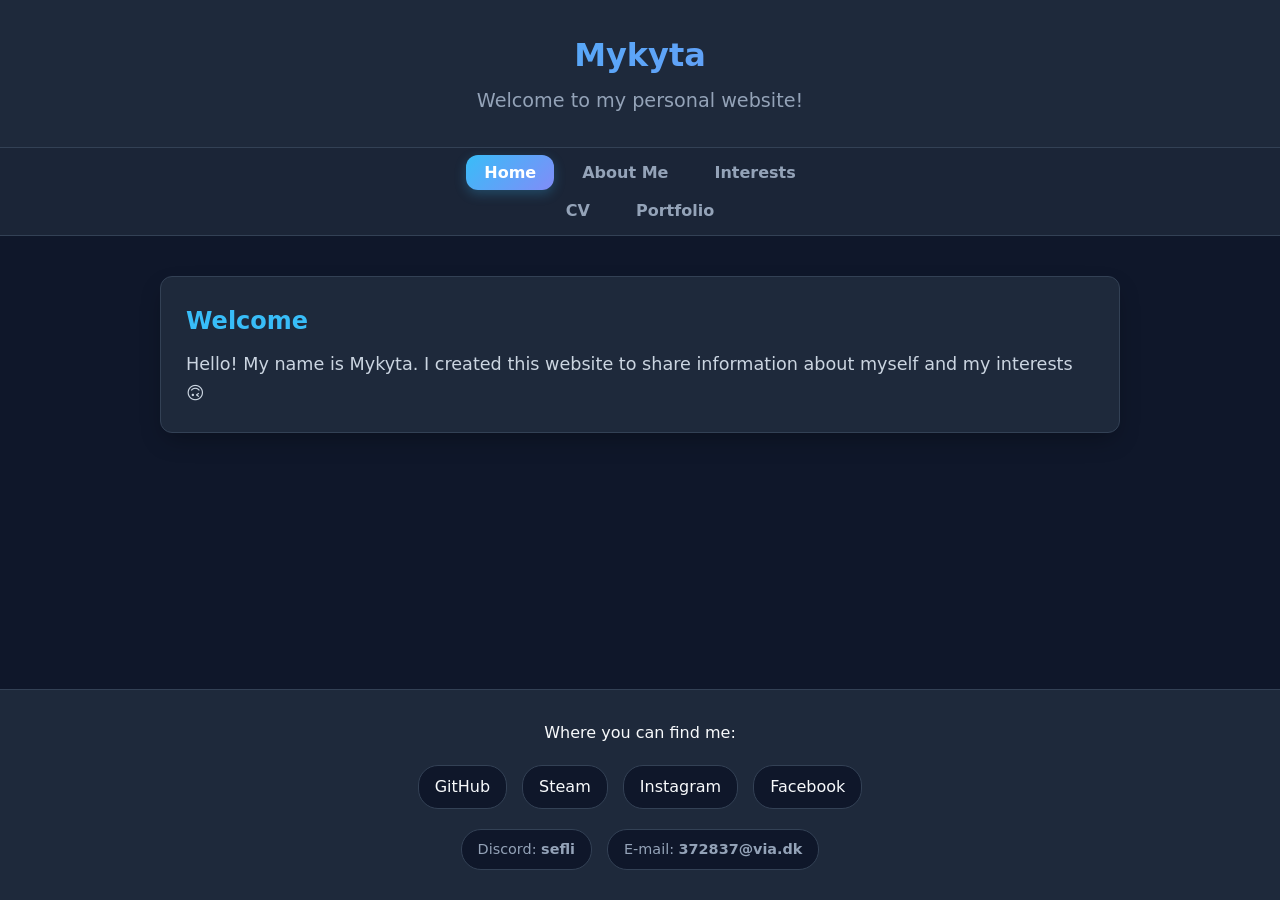
<file: index.html>
<!DOCTYPE html>
<html lang="en">
<head>
    <meta charset="UTF-8">
    <meta name="viewport" content="width=device-width, initial-scale=1.0">
    <title>Home Page - Mykyta</title>
    <link rel="stylesheet" href="style.css">
</head>
<body>

    <header>
        <h1>Mykyta</h1>
        <p>Welcome to my personal website!</p>
    </header>

    <nav>
        <ul class="nav_row">
            <li><a href="index.html" class="active">Home</a></li>
            <li><a href="about.html">About Me</a></li>
            <li><a href="interests.html">Interests</a></li>
        </ul>
        <ul class="nav_row">
            <li><a href="cv.html">CV</a></li>
            <li><a href="portfolio.html">Portfolio</a></li>
        </ul>
    </nav>

    <main>
        <div class="for_grid">
            <section class="text_part">
                <h2>Welcome</h2>
                <p>Hello! My name is Mykyta. I created this website to share information about myself and my interests 🙃</p>
            </section>
        </div>
    </main>

    <footer>
        <div class="footer-content">
            <p>Where you can find me:</p>
            <div class="social-links">
                <a href="https://github.com/topchikmopchik2007-creator" target="_blank">GitHub</a>
                <a href="https://steamcommunity.com/profiles/76561198999918788/" target="_blank">Steam</a>
                <a href="https://www.instagram.com/mykytaaa_?stkn=dWtzaXhja29zejNl&utm_source=ig_contact_invite" target="_blank">Instagram</a>
                <a href="https://www.facebook.com/share/19NUxaGEGt/?mibextid=wwXIfr" target="_blank">Facebook</a>
            </div>
            <div class="contact-info">
                <span>Discord: <strong>sefli</strong></span>
                <span>E-mail: <strong>372837@via.dk</strong></span>
            </div>
        </div>
    </footer>

</body>
</html>
</file>
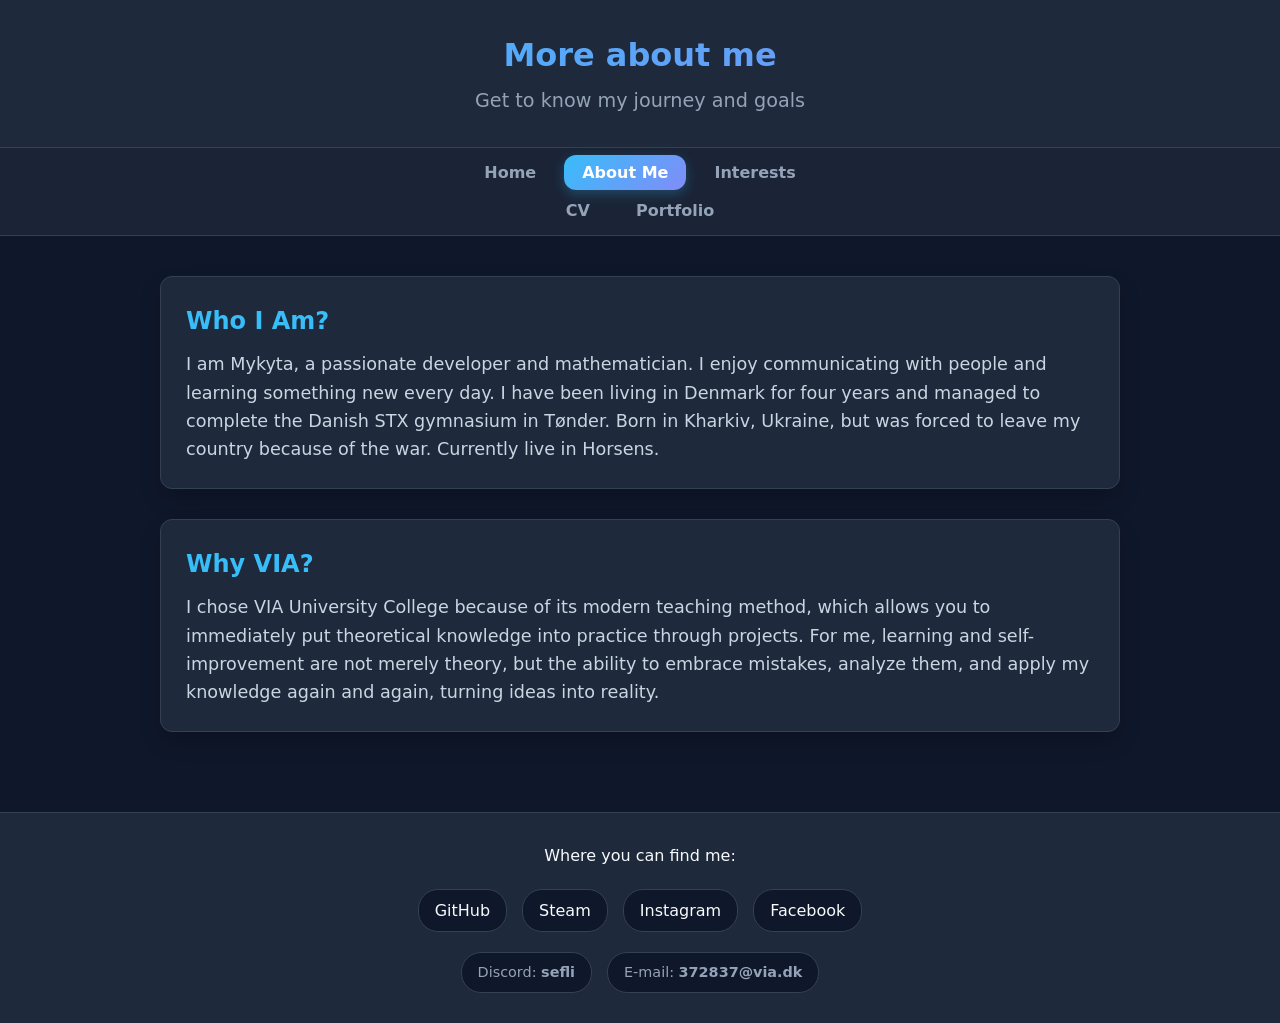
<file: about.html>
<!DOCTYPE html>
<html lang="en">
<head>
    <meta charset="UTF-8">
    <meta name="viewport" content="width=device-width, initial-scale=1.0">
    <title>About Me - Mykyta</title>
    <link rel="stylesheet" href="style.css">
</head>
<body>

    <header>
        <h1>More about me</h1>
        <p>Get to know my journey and goals</p>
    </header>

    <nav>
        <ul class="nav_row">
            <li><a href="index.html">Home</a></li>
            <li><a href="about.html" class="active">About Me</a></li>
            <li><a href="interests.html">Interests</a></li>
        </ul>
        <ul class="nav_row">
            <li><a href="cv.html">CV</a></li>
            <li><a href="portfolio.html">Portfolio</a></li>
        </ul>
    </nav>

    <main>
        <div class="for_grid">
            <section class="text_part">
                <h2>Who I Am?</h2>
                <p>I am Mykyta, a passionate developer and mathematician. I enjoy communicating with people and learning something new every day. I have been living in Denmark for four years and managed to complete the Danish STX gymnasium in Tønder. Born in Kharkiv, Ukraine, but was forced to leave my country because of the war. Currently live in Horsens.</p>
            </section>

            <article class="text_part">
                <h2>Why VIA?</h2>
                <p>I chose VIA University College because of its modern teaching method, which allows you to immediately put theoretical knowledge into practice through projects. For me, learning and self-improvement are not merely theory, but the ability to embrace mistakes, analyze them, and apply my knowledge again and again, turning ideas into reality.</p>
            </article>
        </div>
    </main>

    <footer>
        <div class="footer-content">
            <p>Where you can find me:</p>
            <div class="social-links">
                <a href="https://github.com/topchikmopchik2007-creator" target="_blank">GitHub</a>
                <a href="https://steamcommunity.com/profiles/76561198999918788/" target="_blank">Steam</a>
                <a href="https://www.instagram.com/mykytaaa_?stkn=dWtzaXhja29zejNl&utm_source=ig_contact_invite" target="_blank">Instagram</a>
                <a href="https://www.facebook.com/share/19NUxaGEGt/?mibextid=wwXIfr" target="_blank">Facebook</a>
            </div>
            <div class="contact-info">
                <span>Discord: <strong>sefli</strong></span>
                <span>E-mail: <strong>372837@via.dk</strong></span>
            </div>
        </div>
    </footer>

</body>
</html>
</file>
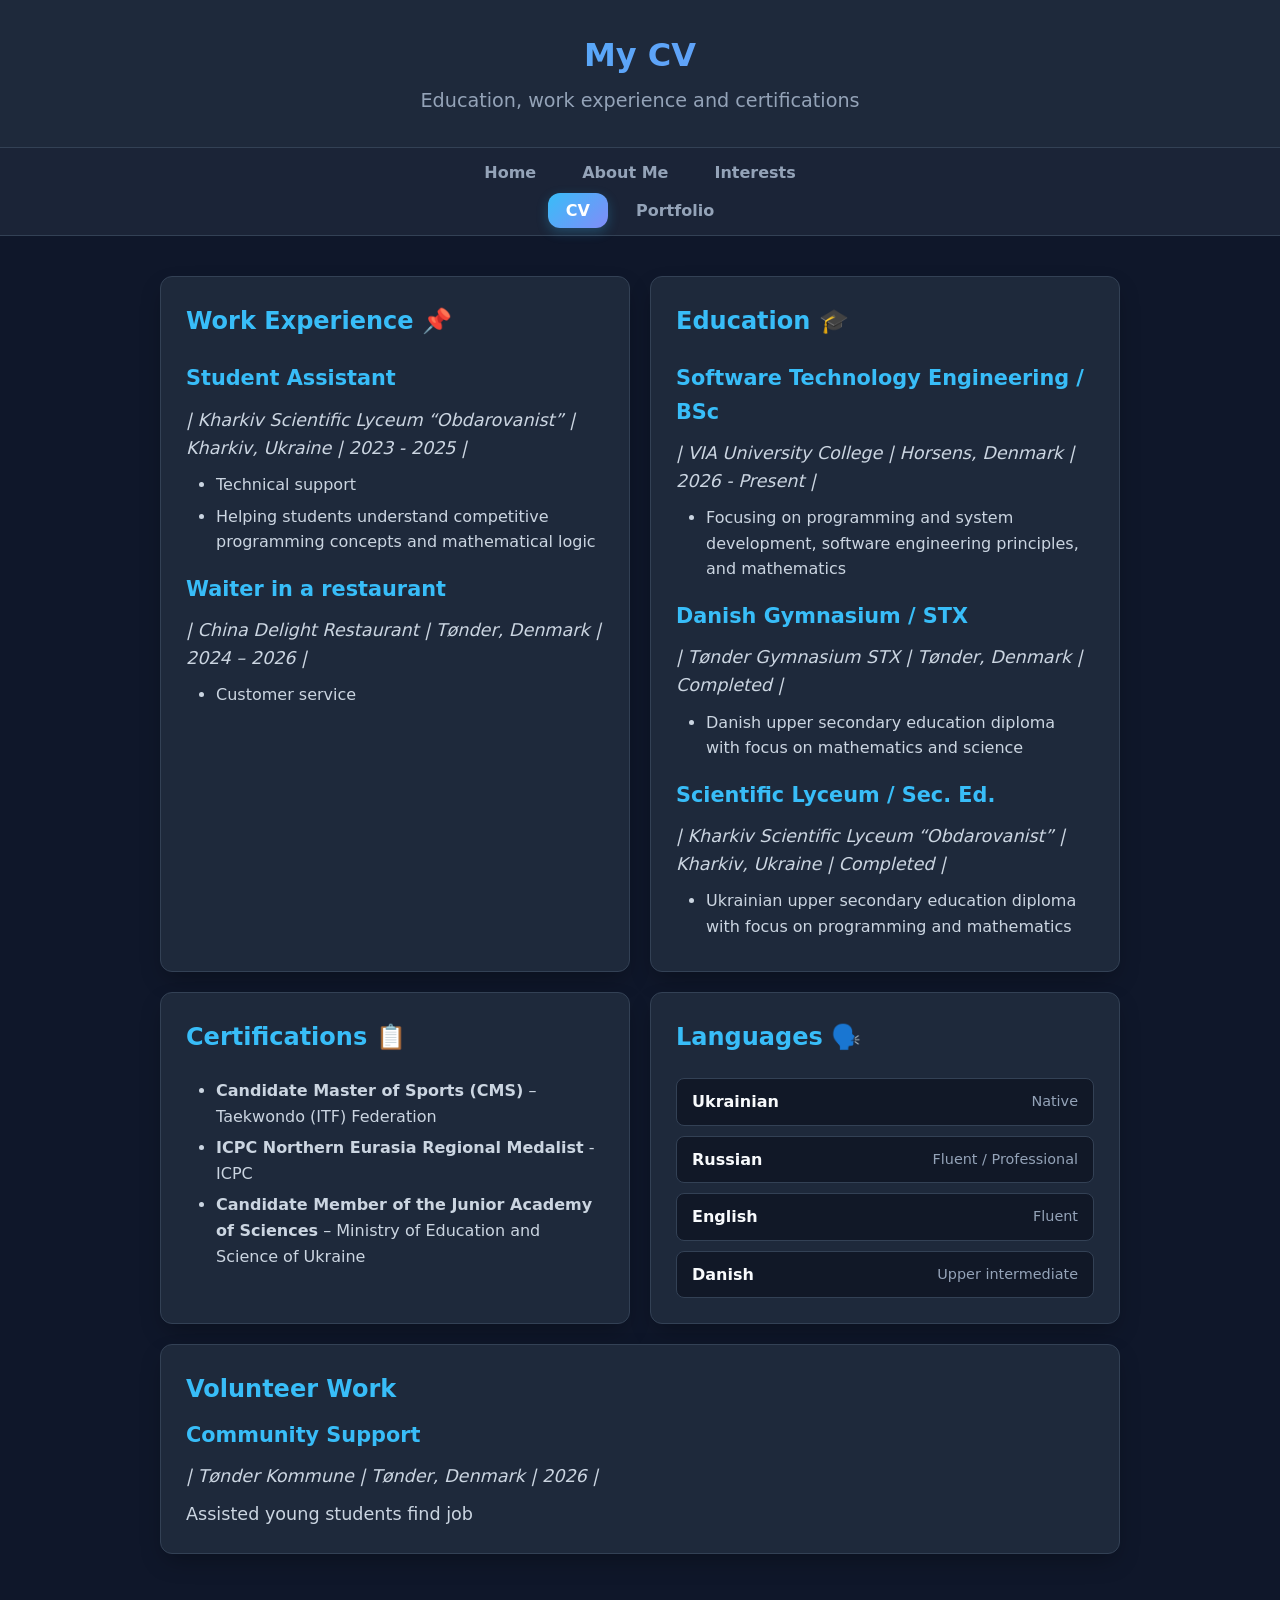
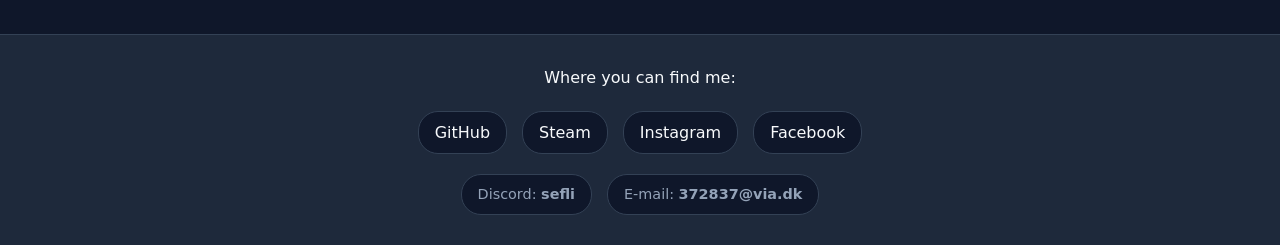
<file: cv.html>
<!DOCTYPE html>
<html lang="en">
<head>
    <meta charset="UTF-8">
    <meta name="viewport" content="width=device-width, initial-scale=1.0">
    <title>CV - Mykyta</title>
    <link rel="stylesheet" href="style.css">
</head>
<body>

    <header>
        <h1>My CV</h1>
        <p>Education, work experience and certifications</p>
    </header>

    <nav>
        <ul class="nav_row">
            <li><a href="index.html">Home</a></li>
            <li><a href="about.html">About Me</a></li>
            <li><a href="interests.html">Interests</a></li>
        </ul>
        <ul class="nav_row">
            <li><a href="cv.html" class="active">CV</a></li>
            <li><a href="portfolio.html">Portfolio</a></li>
        </ul>
    </nav>

    <main>
        <div class="cv_grid">
            <section class="text_part cv_sec">
                <h2>Work Experience 📌</h2>
                <div class="cv_HL">
                    <h3>Student Assistant</h3>
                    <p class="cv_cap">| Kharkiv Scientific Lyceum “Obdarovanist” | Kharkiv, Ukraine | 2023 - 2025 |</p>
                    <ul>
                        <li>Technical support</li>
                        <li>Helping students understand competitive programming concepts and mathematical logic</li>
                    </ul>
                </div>
                <div class="cv_HL">
                    <h3>Waiter in a restaurant</h3>
                    <p class="cv_cap">| China Delight Restaurant | Tønder, Denmark | 2024 – 2026 |</p>
                    <ul>
                        <li>Customer service</li>
                    </ul>
                </div>
            </section>

            <section class="text_part cv_sec">
                <h2>Education 🎓</h2>
                <div class="cv_HL">
                    <h3>Software Technology Engineering / BSc</h3>
                    <p class="cv_cap">| VIA University College | Horsens, Denmark | 2026 - Present |</p>
                    <ul>
                        <li>Focusing on programming and system development, software engineering principles, and mathematics</li>
                    </ul>
                </div>
                <div class="cv_HL">
                    <h3>Danish Gymnasium / STX</h3>
                    <p class="cv_cap">| Tønder Gymnasium STX | Tønder, Denmark | Completed |</p>
                    <ul>
                        <li>Danish upper secondary education diploma with focus on mathematics and science</li>
                    </ul>
                </div>
                <div class="cv_HL">
                    <h3>Scientific Lyceum / Sec. Ed.</h3>
                    <p class="cv_cap">| Kharkiv Scientific Lyceum “Obdarovanist” | Kharkiv, Ukraine | Completed |</p>
                    <ul>
                        <li>Ukrainian upper secondary education diploma with focus on programming and mathematics</li>
                    </ul>
                </div>
            </section>

            <section class="text_part cv_sec">
                <h2>Certifications 📋</h2>
                <ul class="cv_list">
                    <li><strong>Candidate Master of Sports (CMS)</strong> – Taekwondo (ITF) Federation</li>
                    <li><strong>ICPC Northern Eurasia Regional Medalist</strong> - ICPC</li>
                    <li><strong>Candidate Member of the Junior Academy of Sciences</strong> – Ministry of Education and Science of Ukraine</li>
                </ul>
            </section>

            <section class="text_part cv_sec">
                <h2>Languages 🗣️</h2>
                <div class="lang_grid">
                    <div class="lang-card">
                        <strong>Ukrainian</strong>
                        <span>Native</span>
                    </div>
                    <div class="lang-card">
                        <strong>Russian</strong>
                        <span>Fluent / Professional</span>
                    </div>
                    <div class="lang-card">
                        <strong>English</strong>
                        <span>Fluent</span>
                    </div>
                    <div class="lang-card">
                        <strong>Danish</strong>
                        <span>Upper intermediate</span>
                    </div>
                </div>
            </section>

            <section class="text_part cv_sec_last">
                <h2>Volunteer Work</h2>
                <div class="cv_HL">
                    <h3>Community Support</h3>
                    <p class="cv_cap">| Tønder Kommune | Tønder, Denmark | 2026 |</p>
                    <p>Assisted young students find job</p>
                </div>
            </section>

        </div>
    </main>

    <footer>
        <div class="footer-content">
            <p>Where you can find me:</p>
            <div class="social-links">
                <a href="https://github.com/topchikmopchik2007-creator" target="_blank">GitHub</a>
                <a href="https://steamcommunity.com/profiles/76561198999918788/" target="_blank">Steam</a>
                <a href="https://www.instagram.com/mykytaaa_?stkn=dWtzaXhja29zejNl&utm_source=ig_contact_invite" target="_blank">Instagram</a>
                <a href="https://www.facebook.com/share/19NUxaGEGt/?mibextid=wwXIfr" target="_blank">Facebook</a>
            </div>
            <div class="contact-info">
                <span>Discord: <strong>sefli</strong></span>
                <span>E-mail: <strong>372837@via.dk</strong></span>
            </div>
        </div>
    </footer>

</body>
</html>
</file>
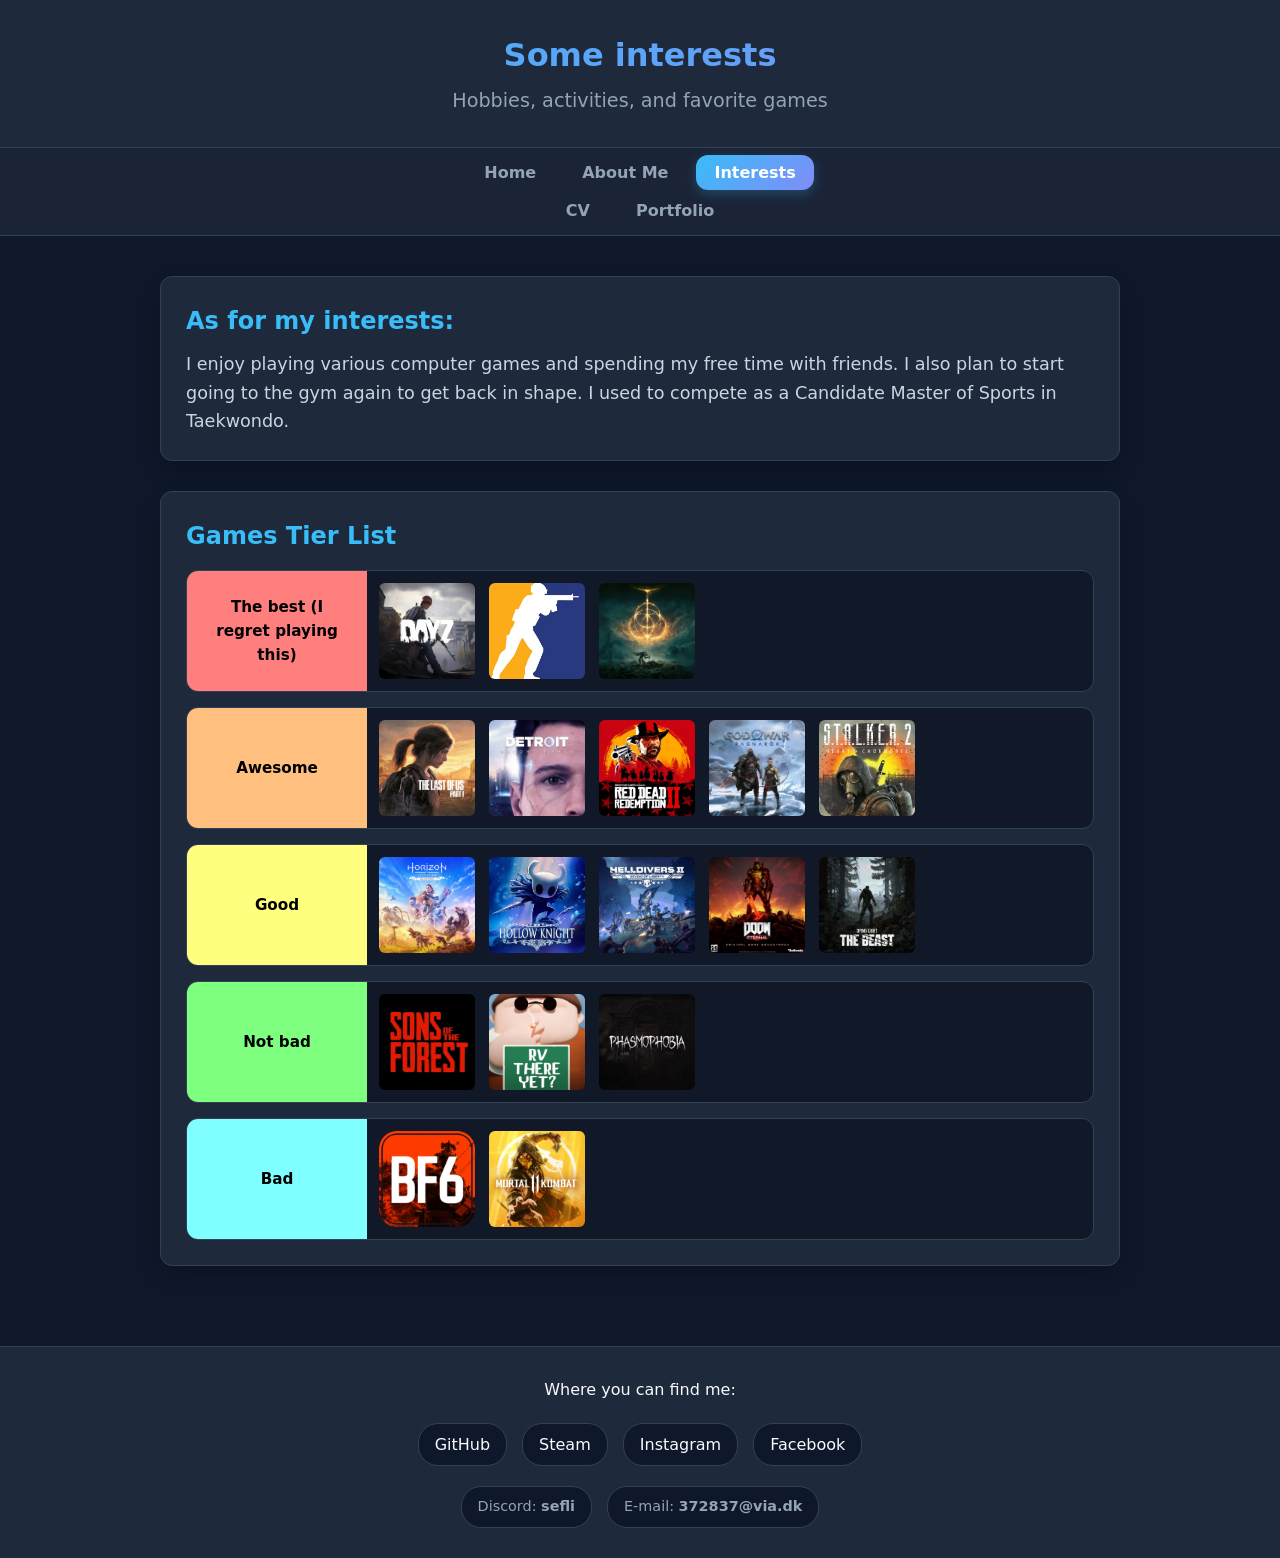
<file: interests.html>
<!DOCTYPE html>
<html lang="en">
<head>
    <meta charset="UTF-8">
    <meta name="viewport" content="width=device-width, initial-scale=1.0">
    <title>Interests - Mykyta</title>
    <link rel="stylesheet" href="style.css">
</head>
<body>

    <header>
        <h1>Some interests</h1>
        <p>Hobbies, activities, and favorite games</p>
    </header>

    <nav>
        <ul class="nav_row">
            <li><a href="index.html">Home</a></li>
            <li><a href="about.html">About Me</a></li>
            <li><a href="interests.html" class="active">Interests</a></li>
        </ul>
        <ul class="nav_row">
            <li><a href="cv.html">CV</a></li>
            <li><a href="portfolio.html">Portfolio</a></li>
        </ul>
    </nav>

    <main>
        <div class="for_grid">
            <section class="text_part">
                <h2>As for my interests:</h2>
                <p>I enjoy playing various computer games and spending my free time with friends. I also plan to start going to the gym again to get back in shape. I used to compete as a Candidate Master of Sports in Taekwondo.</p>
            </section>

            <article class="text_part">
                <h3>Games Tier List</h3>
                
                <div class="t-list">
                    
                    <div class="list-row">
                        <div class="list-label t_s">The best (I regret playing this)</div>
                        <div class="items">
                            <img src="images/dayz-logo.avif" alt="DayZ">
                            <img src="images/Cs2-icon.jpg" alt="CS2">
                            <img src="images/0cf3631c283b4879e297fc213535dc12.ico" alt="Elden Ring">
                        </div>
                    </div>

                    <div class="list-row">
                        <div class="list-label t_a">Awesome</div>
                        <div class="items">
                            <img src="images/eEczyEMDd2BLa3dtkGJVE9Id.png.webp" alt="TLOU">
                            <img src="images/images.jpeg" alt="Detroit">
                            <img src="images/icon0.png.avif" alt="RDR">
                            <img src="images/god-of-war-ragnarok-store-art-01-10sep21$en.webp" alt="God of War">
                            <img src="images/images-3.jpeg" alt="STALKER2">
                        </div>
                    </div>

                    <div class="list-row">
                        <div class="list-label t_b">Good</div>
                        <div class="items">
                            <img src="images/16b33fa9a5c7285ba86a035b4a1c5f8eb430b407eae35ffd.png.avif" alt="HorizonZD">
                            <img src="images/images11.jpeg" alt="Hollow Knight">
                            <img src="images/6d1f643eec5087e543287e54a123277ec3bcda956d5d5158.png.avif" alt="Helldivers2">
                            <img src="images/artworks-NyiO5PY1HlnIHOFg-Tc1b2g-t500x500.jpg" alt="Doom">
                            <img src="images/1x1-dying-light-the-beast-key-visual-2160x2160-1724277248219.png.webp" alt="Dying LightTB">
                        </div>
                    </div>

                    <div class="list-row">
                        <div class="list-label t_c">Not bad</div>
                        <div class="items">
                            <img src="images/images-5.jpeg" alt="SOTF">
                            <img src="images/rv-there-yet-button-1761920862091.jpg.webp" alt="RVThereYet">
                            <img src="images/9ec3be8acd540e2f84e7362cb492e8d53b93e8a7bea4cd5f.png.avif" alt="Phasmophobia">
                        </div>
                    </div>

                    <div class="list-row">
                        <div class="list-label t_d">Bad</div>
                        <div class="items">
                            <img src="images/256x256.png" alt="BF6">
                            <img src="images/Mk11coverart.webp" alt="MK11">
                        </div>
                    </div>
                </div>
            </article>
        </div>
    </main>

    <footer>
        <div class="footer-content">
            <p>Where you can find me:</p>
            <div class="social-links">
                <a href="https://github.com/topchikmopchik2007-creator" target="_blank">GitHub</a>
                <a href="https://steamcommunity.com/profiles/76561198999918788/" target="_blank">Steam</a>
                <a href="https://www.instagram.com/mykytaaa_?stkn=dWtzaXhja29zejNl&utm_source=ig_contact_invite" target="_blank">Instagram</a>
                <a href="https://www.facebook.com/share/19NUxaGEGt/?mibextid=wwXIfr" target="_blank">Facebook</a>
            </div>
            <div class="contact-info">
                <span>Discord: <strong>sefli</strong></span>
                <span>E-mail: <strong>372837@via.dk</strong></span>
            </div>
        </div>
    </footer>

</body>
</html>
</file>
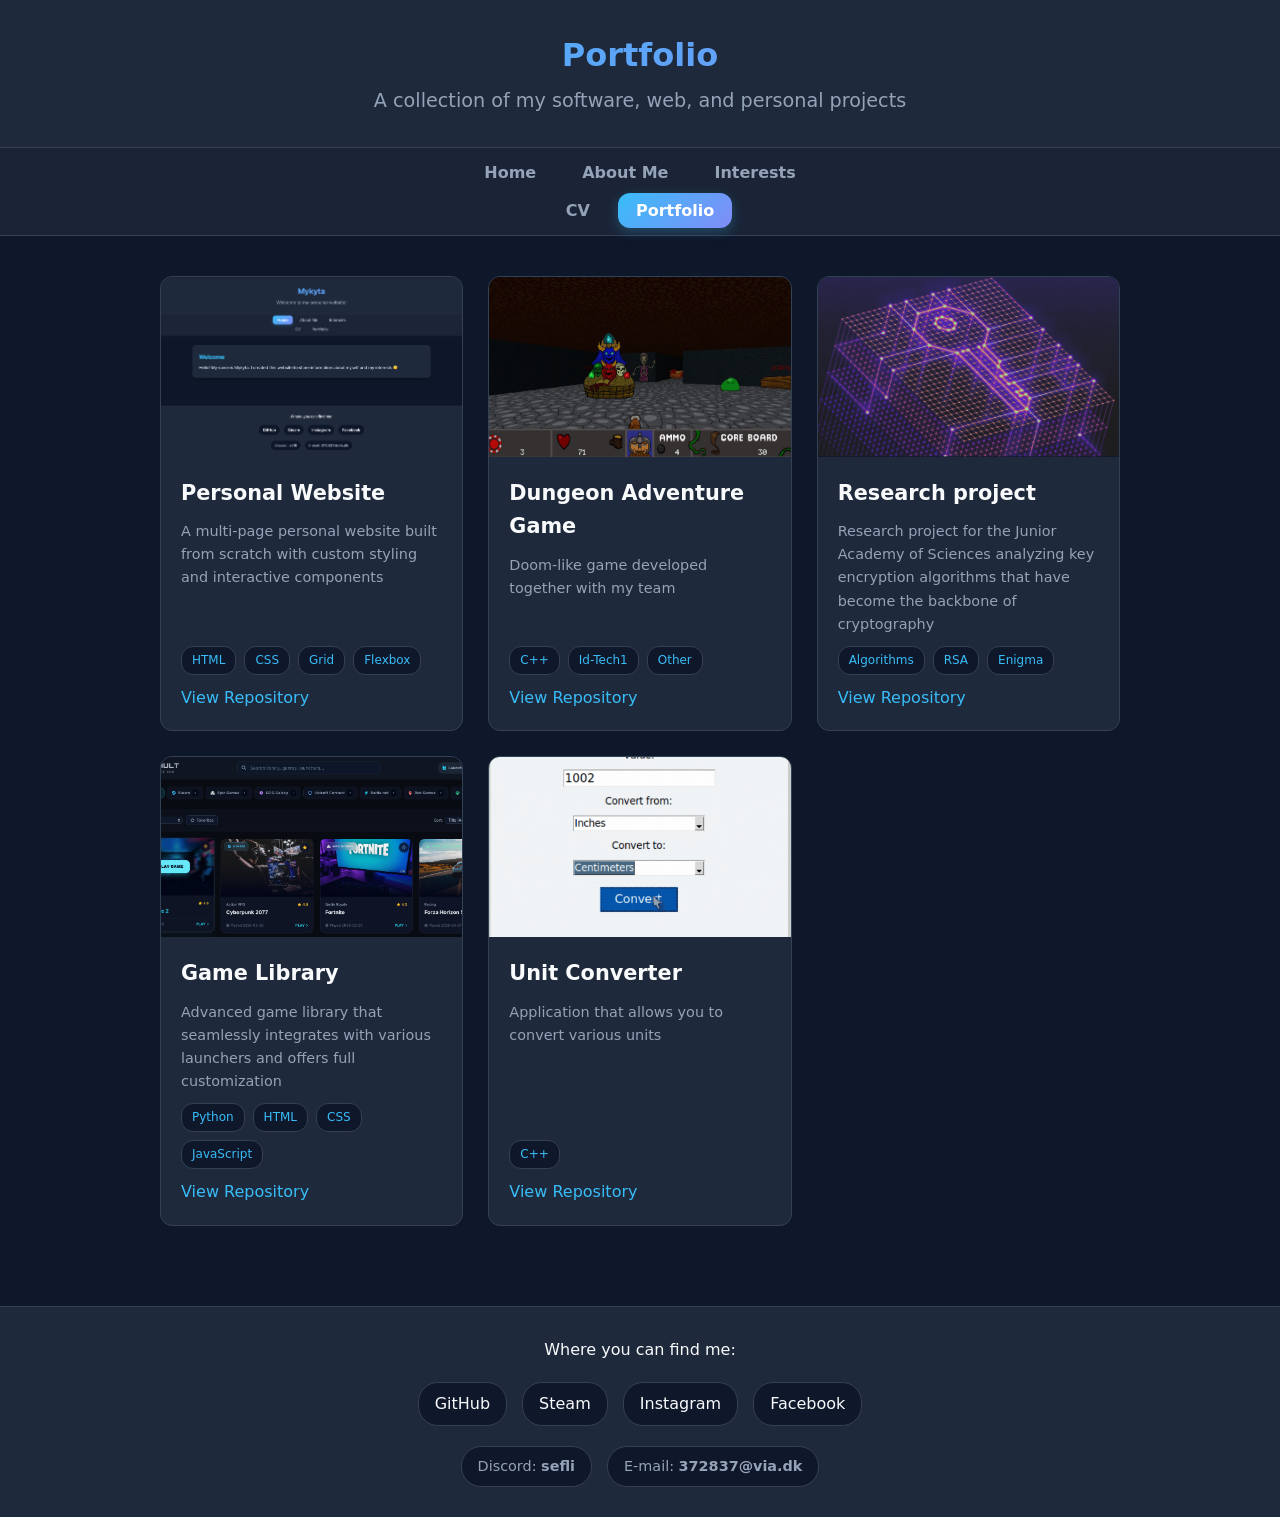
<file: portfolio.html>
<!DOCTYPE html>
<html lang="en">
<head>
    <meta charset="UTF-8">
    <meta name="viewport" content="width=device-width, initial-scale=1.0">
    <title>Portfolio - Mykyta</title>
    <link rel="stylesheet" href="style.css">
</head>
<body>

    <header>
        <h1>Portfolio</h1>
        <p>A collection of my software, web, and personal projects</p>
    </header>

    <nav>
        <ul class="nav_row">
            <li><a href="index.html">Home</a></li>
            <li><a href="about.html">About Me</a></li>
            <li><a href="interests.html">Interests</a></li>
        </ul>
        <ul class="nav_row">
            <li><a href="cv.html">CV</a></li>
            <li><a href="portfolio.html" class="active">Portfolio</a></li>
        </ul>
    </nav>

    <main>
        <div class="portfolio_grid">
            <article class="project-card">
                <div class="project-image">
                    <img src="images/PersonalWebsite.png" alt="Website">
                </div>
                <div class="project-cont">
                    <h3>Personal Website</h3>
                    <p>A multi-page personal website built from scratch with custom styling and interactive components</p>
                    <div class="spec_list">
                        <span>HTML</span>
                        <span>CSS</span>
                        <span>Grid</span>
                        <span>Flexbox</span>
                    </div>
                    <a href="https://github.com/topchikmopchik2007-creator" class="project-link" target="_blank">View Repository</a>
                </div>
            </article>

            <article class="project-card">
                <div class="project-image">
                    <img src="images/DungeonAdventure.png" alt="MyGame">
                </div>
                <div class="project-cont">
                    <h3>Dungeon Adventure Game</h3>
                    <p>Doom-like game developed together with my team</p>
                    <div class="spec_list">
                        <span>C++</span>
                        <span>Id-Tech1</span>
                        <span>Other</span>
                    </div>
                    <a href="https://github.com/topchikmopchik2007-creator" class="project-link">View Repository</a>
                </div>
            </article>

            <article class="project-card">
                <div class="project-image">
                    <img src="images/project.png" alt="MyProject">
                </div>
                <div class="project-cont">
                    <h3>Research project</h3>
                    <p>Research project for the Junior Academy of Sciences analyzing key encryption algorithms that have become the backbone of cryptography</p>
                    <div class="spec_list">
                        <span>Algorithms</span>
                        <span>RSA</span>
                        <span>Enigma</span>
                    </div>
                    <a href="https://github.com/topchikmopchik2007-creator" class="project-link" target="_blank">View Repository</a>
                </div>
            </article>

            <article class="project-card">
                <div class="project-image">
                    <img src="images/GameLibrary.png" alt="GameLibrary">
                </div>
                <div class="project-cont">
                    <h3>Game Library</h3>
                    <p>Advanced game library that seamlessly integrates with various launchers and offers full customization</p>
                    <div class="spec_list">
                        <span>Python</span>
                        <span>HTML</span>
                        <span>CSS</span>
                        <span>JavaScript</span>
                    </div>
                    <a href="https://github.com/topchikmopchik2007-creator" class="project-link" target="_blank">View Repository</a>
                </div>
            </article>

            <article class="project-card">
                <div class="project-image">
                    <img src="images/UnitConverter.png" alt="UnitConverter">
                </div>
                <div class="project-cont">
                    <h3>Unit Converter</h3>
                    <p>Application that allows you to convert various units</p>
                    <div class="spec_list">
                        <span>C++</span>
                    </div>
                    <a href="https://github.com/topchikmopchik2007-creator" class="project-link" target="_blank">View Repository</a>
                </div>
            </article>

        </div>
    </main>

    <footer>
        <div class="footer-content">
            <p>Where you can find me:</p>
            <div class="social-links">
                <a href="https://github.com/topchikmopchik2007-creator" target="_blank">GitHub</a>
                <a href="https://steamcommunity.com/profiles/76561198999918788/" target="_blank">Steam</a>
                <a href="https://www.instagram.com/mykytaaa_?stkn=dWtzaXhja29zejNl&utm_source=ig_contact_invite" target="_blank">Instagram</a>
                <a href="https://www.facebook.com/share/19NUxaGEGt/?mibextid=wwXIfr" target="_blank">Facebook</a>
            </div>
            <div class="contact-info">
                <span>Discord: <strong>sefli</strong></span>
                <span>E-mail: <strong>372837@via.dk</strong></span>
            </div>
        </div>
    </footer>

</body>
</html>
</file>
<file: style.css>
:root {
    --bg-color: #0f172a;
    --card-bg: #1e293b;
    --card-border: #334155;
    --text-primary: #f8fafc;
    --text-secondary: #94a3b8; 
    --accent-color: #38bdf8;
    --accent-hover: #7dd3fc;
    --accent-gradient: linear-gradient(135deg, #38bdf8 0%, #818cf8 100%);
    --radius: 12px;
}

* {
    box-sizing: border-box;
    margin: 0;
    padding: 0;
}

body {
    font-family: system-ui, 'Segoe UI', Roboto, sans-serif;
    background-color: var(--bg-color);
    color: var(--text-primary);
    line-height: 1.6;
    display: grid;
    grid-template-rows: auto auto 1fr auto;
    min-height: 100vh;
}

header {
    background-color: var(--card-bg);
    padding: 30px;
    text-align: center;
    border-bottom: 1px solid var(--card-border);
}

header h1 {
    font-size: 2rem;
    background: var(--accent-gradient);
    background-clip: text;
    -webkit-text-fill-color: transparent;
    margin-bottom: 5px;
}

header p {
    color: var(--text-secondary);
    font-size: 1.2rem;
}

nav {
    background-color: rgba(30, 41, 59, 0.8);
    position: sticky;
    top: 0;
    z-index: 10;
    border-bottom: 1px solid var(--card-border);
    flex-direction: column;
    display: flex;
    flex-direction: column;
    align-items: center;
    gap: 12px;
    padding: 12px;
}

nav ul.nav_row {
    display: flex;
    justify-content: center;
    align-items: center;
    gap: 10px;
    list-style: none;
    padding: 0px;
    margin: 0px;
}

nav a {
    color: var(--text-secondary);
    text-decoration: none;
    font-weight: 600;
    padding: 8px 18px;
    border-radius: var(--radius);
}

nav a:hover {
    color: var(--text-primary);
    background-color: rgba(255, 255, 255, 0.05);
}

nav a.active {
    color: #fff;
    background: var(--accent-gradient);
    box-shadow: 0 4px 12px rgba(56, 189, 248, 0.25);
}

main {
    max-width: 1000px;
    width: 100%;
    margin: 40px auto;
    padding: 0px 20px;
}

.for_grid {
    display: grid;
    gap: 30px;
}

.text_part {
    background-color: var(--card-bg);
    border: 1px solid var(--card-border);
    border-radius: var(--radius);
    padding: 25px;
    box-shadow: 0px 10px 25px -5px rgba(0, 0, 0, 0.3);
}

.text_part:hover {
    border-color: #475569;
}

.text_part h2, .text_part h3 {
    color: var(--accent-color);
    margin-bottom: 10px;
    font-size: 1.5rem;
}

.text_part p {
    color: #cbd5e1;
    font-size: 1.1rem;
}

.t-list {
    display: flex;
    flex-direction: column;
    gap: 15px;
    margin-top: 15px;
}

.list-row {
    display: grid;
    grid-template-columns: 180px 1fr;
    background-color: #111827;
    border-radius: var(--radius);
    overflow: hidden;
    border: 1px solid var(--card-border);
}

.list-label {
    display: flex;
    align-items: center;
    justify-content: center;
    padding: 15px;
    font-weight: bold;
    text-align: center;
    color: #000;
    font-size: 0.95rem;
}

.t_s { background-color: #ff7f7f; }
.t_a { background-color: #ffbf7f; }
.t_b { background-color: #ffff7f; }
.t_c { background-color: #7fff7f; }
.t_d { background-color: #7fffff; }

.items {
    display: flex;
    flex-wrap: wrap;
    align-items: center;
    gap: 10px;
    padding: 10px;
}

.items img {
    height: 100px;
    width: 100px;
    object-fit: cover;
    border-radius: 8px;
    border: 2px solid transparent;
}

.items img:hover {
    transform: scale(1.1);
    border-color: var(--accent-color);
    box-shadow: 0px 4px 12px rgba(0,0,0,0.5);
}

footer {
    background-color: var(--card-bg);
    border-top: 1px solid var(--card-border);
    padding: 30px 20px;
    margin-top: 40px;
}

.footer-content {
    max-width: 1000px;
    margin: 0px auto;
    display: flex;
    flex-direction: column;
    align-items: center;
    gap: 20px;
}

.social-links, .contact-info {
    display: flex;
    flex-wrap: wrap;
    justify-content: center;
    gap: 15px;
}

.social-links a {
    color: var(--text-primary);
    text-decoration: none;
    background-color: #0f172a;
    padding: 8px 16px;
    border-radius: 20px;
    border: 1px solid var(--card-border);
    font-weight: 500;
}

.social-links a:hover {
    border-color: var(--accent-color);
    color: var(--accent-color);
    transform: translateY(-2px);
}

.contact-info span {
    background-color: #0f172a;
    color: var(--text-secondary);
    padding: 8px 16px;
    border-radius: 20px;
    border: 1px solid var(--card-border);
    font-size: 0.9rem;
}

/* CV */

.cv_grid {
    display: grid;
    grid-template-columns: repeat(2, 1fr);
    gap: 20px;
}

.cv_sec {
    display: flex;
    flex-direction: column;
    gap: 12px;
}

.cv_sec_last {
    grid-column: 1 / -1;
}

.cv_HL h3 {
    color: var(--accent-color);
    font-size: 1.3rem;
    margin-bottom: 10px;
}

.cv_cap {
    color: var(--text-secondary);
    font-style: italic;
    margin-bottom: 10px;
}

.cv_sec ul {
    padding-left: 30px;
    color: #cbd5e1;
}

.cv_sec ul li {
    margin-bottom: 6px;
}

.lang_grid {
    display: flex;
    flex-direction: column;
    gap: 10px;
}

.lang-card {
    display: flex;
    justify-content: space-between;
    align-items: center;
    background-color: #111827;
    padding: 10px 15px;
    border-radius: 8px;
    border: 1px solid var(--card-border);
}

.lang-card span {
    color: var(--text-secondary);
    font-size: 0.9rem;
}

/* portfolio */

.portfolio_grid {
    display: grid;
    grid-template-columns: repeat(auto-fit, minmax(280px, 1fr));
    gap: 25px;
}

.project-card {
    background-color: var(--card-bg);
    border: 1px solid var(--card-border);
    border-radius: var(--radius);
    overflow: hidden;
    display: flex;
    flex-direction: column;
    transition: transform 0.5s ease, border-color 0.5s ease;
}

.project-card:hover {
    transform: translateY(-5px);
    border-color: var(--accent-color);
}

.project-image {
    width: 100%;
    height: 180px;
    background-color: #0f172a;
    overflow: hidden;
}

.project-image img {
    width: 100%;
    height: 100%;
    object-fit: cover;
    transition: transform 0.5s ease;
}

.project-card:hover .project-image img {
    transform: scale(1.1);
}

.project-cont {
    padding: 20px;
    display: flex;
    flex-direction: column;
    flex-grow: 1;
}

.project-cont h3 {
    color: var(--text-primary);
    font-size: 1.3rem;
    margin-bottom: 10px;
}

.project-cont p {
    color: var(--text-secondary);
    font-size: 0.9rem;
    margin-bottom: 10px;
    flex-grow: 1;
}

.spec_list {
    display: flex;
    flex-wrap: wrap;
    gap: 8px;
    margin-bottom: 10px;
}

.spec_list span {
    background-color: #0f172a;
    color: var(--accent-color);
    font-size: 0.75rem;
    padding: 4px 10px;
    border-radius: 12px;
    border: 1px solid var(--card-border);
}

.project-link {
    color: var(--accent-color);
    text-decoration: none;
    font-weight: 500;
    align-self: flex-start;
    transition: color 0.2s;
}

.project-link:hover {
    color: var(--accent-hover);
}

/* media queries */

/* desktop */
@media (max-width: 1024px) {
    main {
        max-width: 900px;
        margin: 30px auto;
    }
    .portfolio_grid {
        grid-template-columns: repeat(2, 1fr);
    }
}

/* tablet */
@media (max-width: 768px) {
    .cv_grid {
        grid-template-columns: 1fr;
    }
    
    .portfolio_grid {
        grid-template-columns: 1fr;
    }

    nav ul {
        flex-wrap: wrap;
        gap: 10px;
    }

    header {
        padding: 20px;
    }

    header h1 {
        font-size: 1.75rem;
    }

    .list-row {
        grid-template-columns: 1fr;
    }
    .list-label {
        padding: 10px;
    }
    .items {
        justify-content: center;
    }
}

/* mobile */
@media (max-width: 375px) {
    main {
        padding: 0 10px;
        margin: 20px auto;
    }

    nav ul {
        flex-direction: column;
        width: 100%;
        padding: 10px;
    }

    nav a {
        text-align: center;
        width: 100%;
        padding: 10px 0;
    }

    .social-links, .contact-info {
        flex-direction: column;
        align-items: center;
        width: 100%;
    }

    .social-links a, .contact-info span {
        width: 100%;
        text-align: center;
    }
}
</file>
